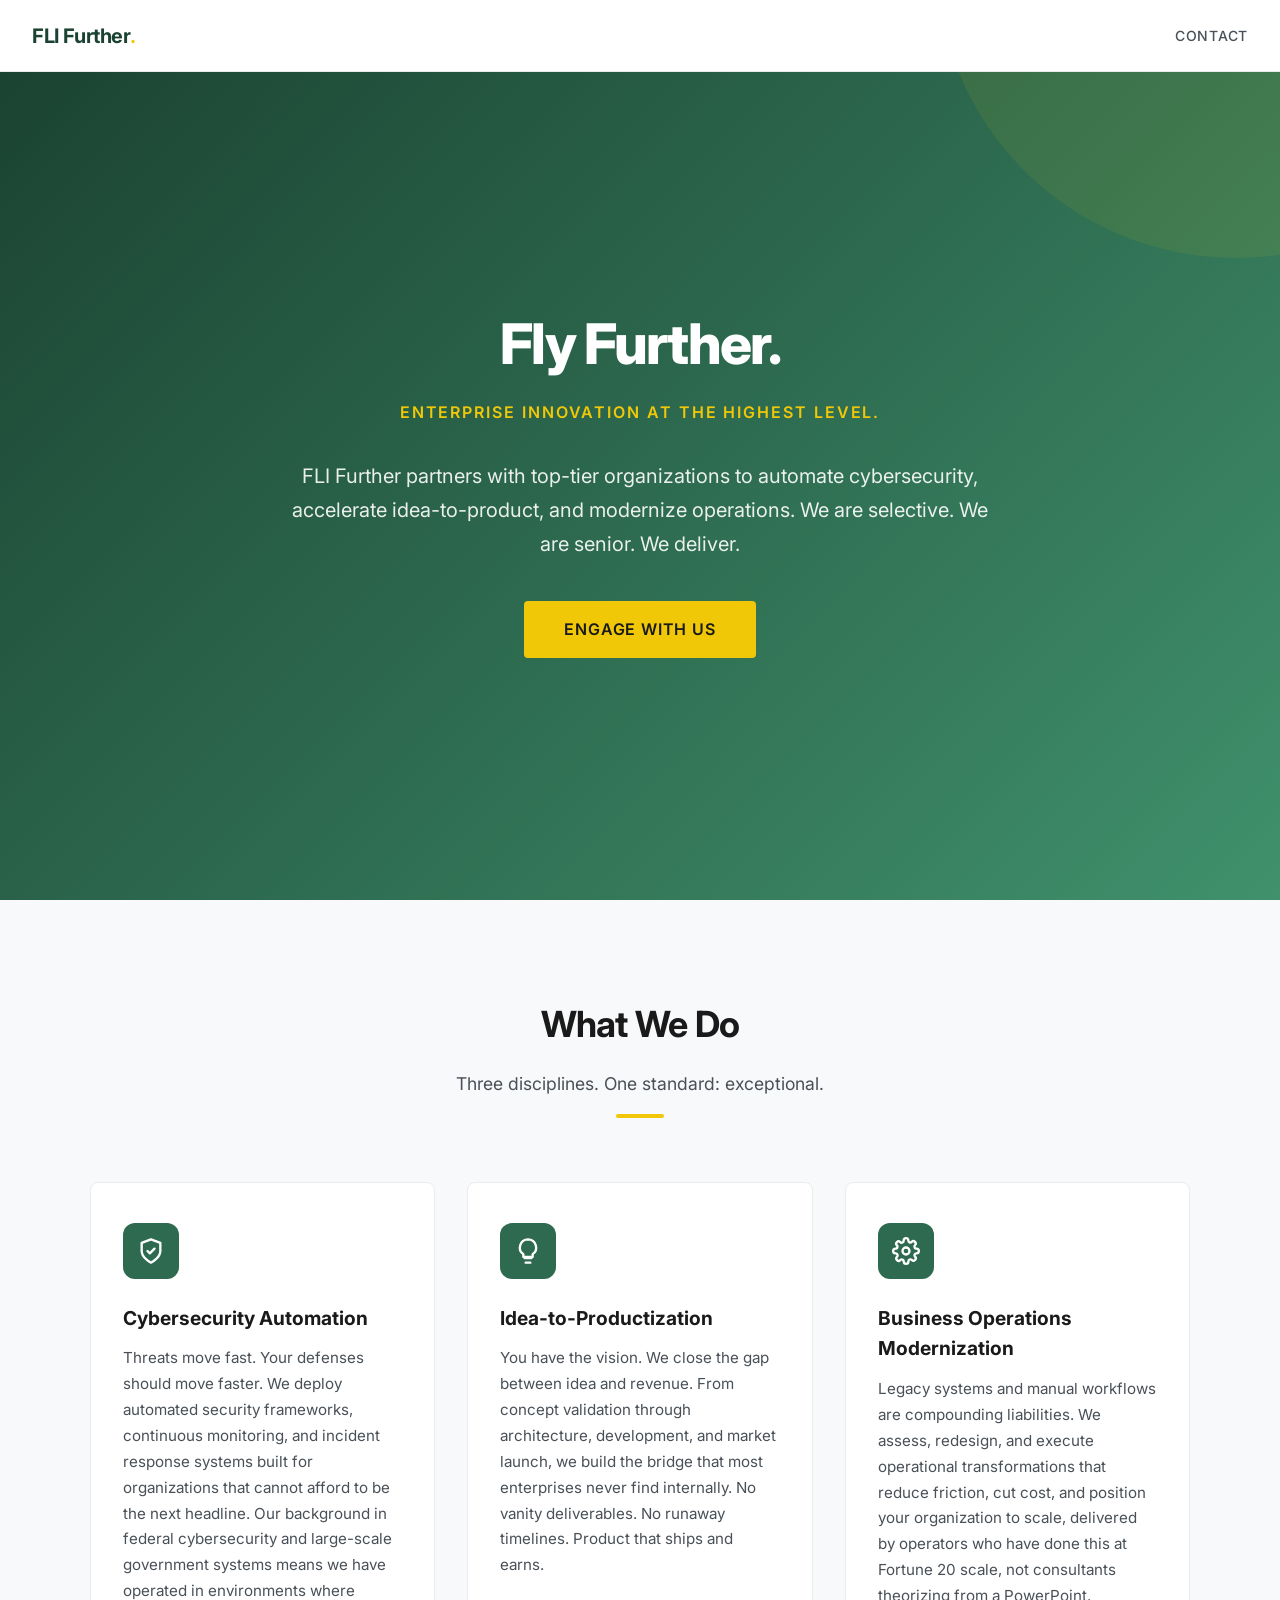
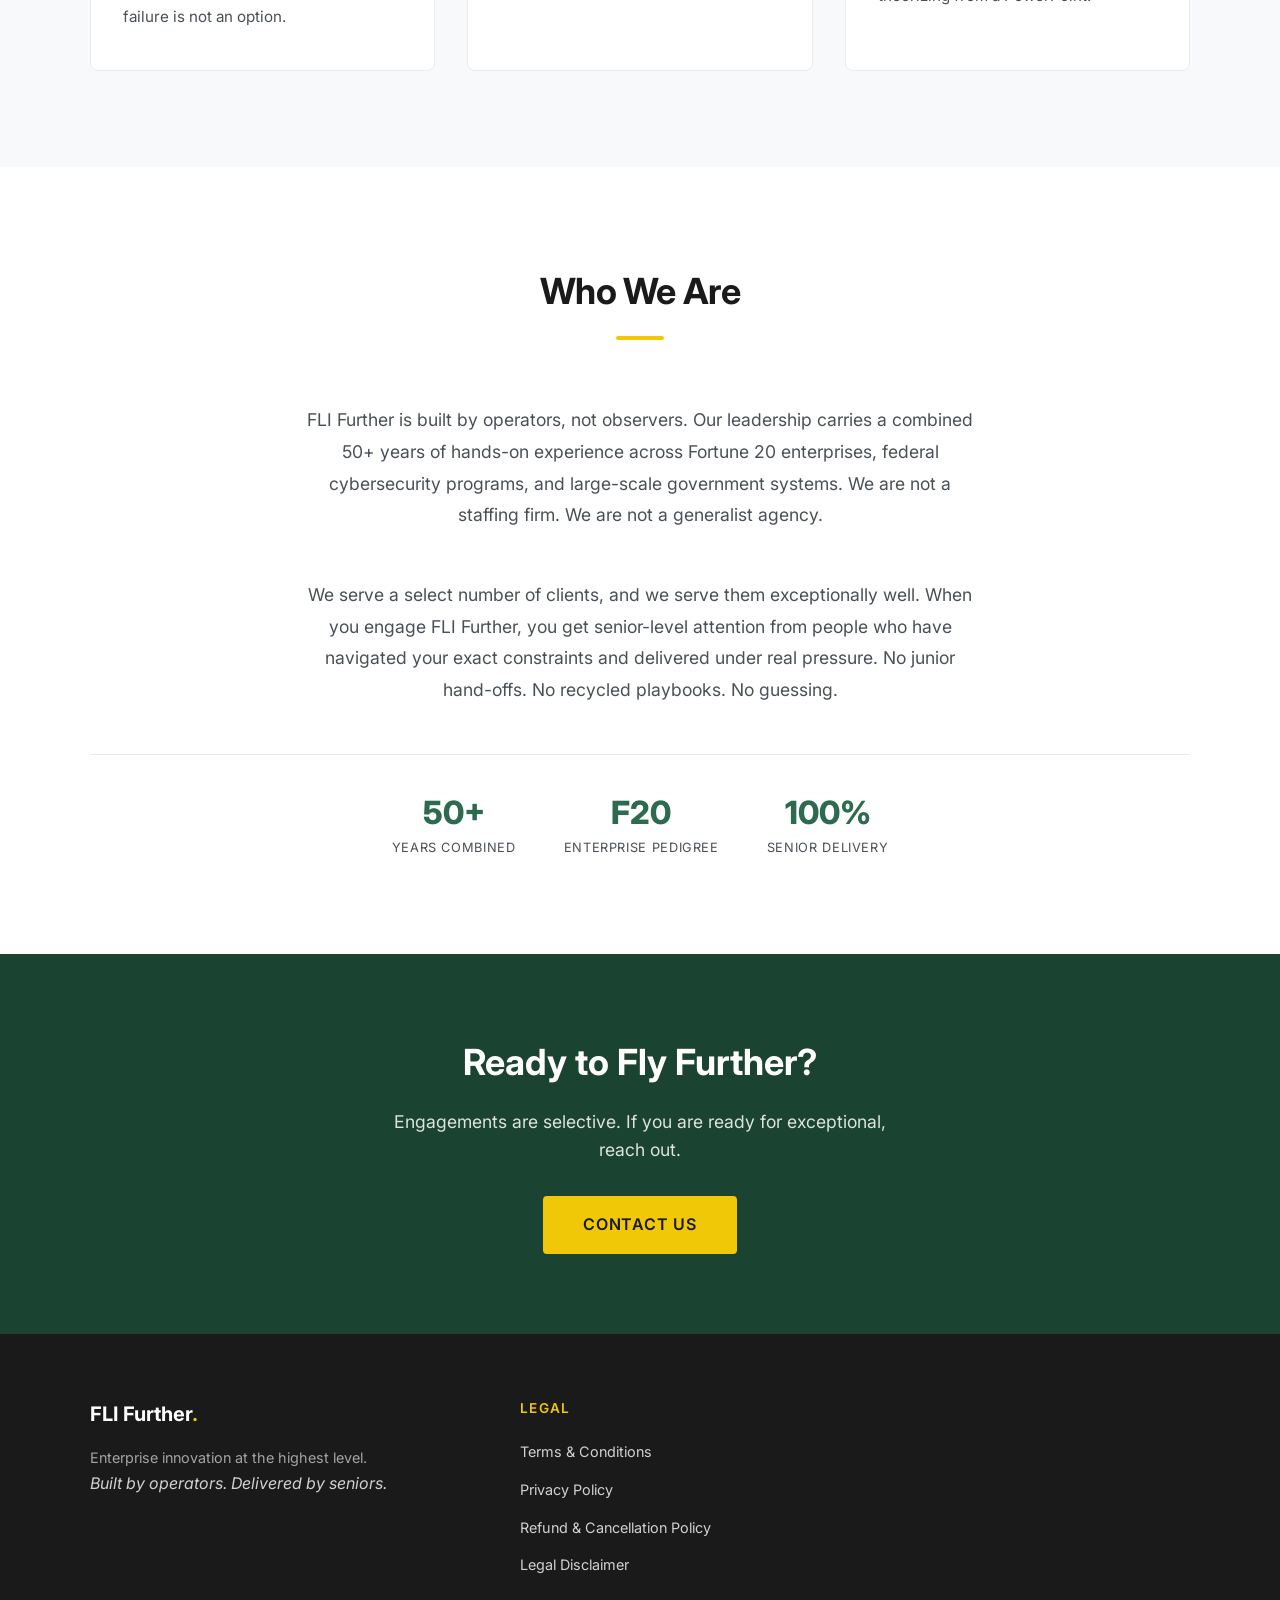
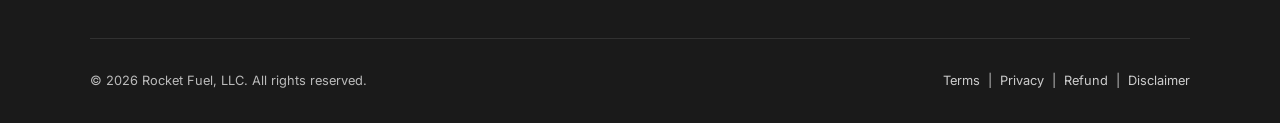
<file: index.html>
<!DOCTYPE html>
<html lang="en">
<head>
  <meta charset="UTF-8">
  <meta name="viewport" content="width=device-width, initial-scale=1.0">
  <title>FLI Further — Enterprise Innovation at the Highest Level</title>
  <meta name="description" content="FLI Further partners with top-tier enterprises to automate cybersecurity, accelerate idea-to-productization, and modernize operations at scale.">
  <link rel="stylesheet" href="css/style.css">
  <link rel="preconnect" href="https://fonts.googleapis.com">
  <link rel="preconnect" href="https://fonts.gstatic.com" crossorigin>
  <link href="https://fonts.googleapis.com/css2?family=Inter:wght@400;500;600;700;800&display=swap" rel="stylesheet">
</head>
<body>

  <a class="skip-link" href="#main-content">Skip to main content</a>

  <nav class="nav">
    <a href="index.html" class="nav-logo">FLI Further<span>.</span></a>
    <ul class="nav-links">
      <li><a href="#contact">Contact</a></li>
    </ul>
  </nav>

  <main class="page-main" id="main-content">
  <section class="hero" id="hero">
    <div class="hero-content">
      <h1>Fly Further.</h1>
      <p class="tagline">Enterprise innovation at the highest level.</p>
      <p>FLI Further partners with top-tier organizations to automate cybersecurity, accelerate idea-to-product, and modernize operations. We are selective. We are senior. We deliver.</p>
      <a href="#contact" class="btn btn-primary">Engage With Us</a>
    </div>
  </section>

  <section class="section section-alt" id="services">
    <div class="container">
      <div class="section-header">
        <h2>What We Do</h2>
        <p>Three disciplines. One standard: exceptional.</p>
        <div class="bar"></div>
      </div>
      <div class="services-grid">
        <div class="service-card">
          <div class="service-icon">
            <svg width="28" height="28" viewBox="0 0 24 24" fill="none" stroke="white" stroke-width="2" stroke-linecap="round" stroke-linejoin="round" aria-hidden="true" focusable="false"><path d="M12 22s8-4 8-10V5l-8-3-8 3v7c0 6 8 10 8 10z"/><path d="M9 12l2 2 4-4"/></svg>
          </div>
          <h3>Cybersecurity Automation</h3>
          <p>Threats move fast. Your defenses should move faster. We deploy automated security frameworks, continuous monitoring, and incident response systems built for organizations that cannot afford to be the next headline. Our background in federal cybersecurity and large-scale government systems means we have operated in environments where failure is not an option.</p>
        </div>
        <div class="service-card">
          <div class="service-icon">
            <svg width="28" height="28" viewBox="0 0 24 24" fill="none" stroke="white" stroke-width="2" stroke-linecap="round" stroke-linejoin="round" aria-hidden="true" focusable="false"><path d="M9 18h6"/><path d="M10 22h4"/><path d="M12 2a7 7 0 0 0-4 12.7V17h8v-2.3A7 7 0 0 0 12 2z"/></svg>
          </div>
          <h3>Idea-to-Productization</h3>
          <p>You have the vision. We close the gap between idea and revenue. From concept validation through architecture, development, and market launch, we build the bridge that most enterprises never find internally. No vanity deliverables. No runaway timelines. Product that ships and earns.</p>
        </div>
        <div class="service-card">
          <div class="service-icon">
            <svg width="28" height="28" viewBox="0 0 24 24" fill="none" stroke="white" stroke-width="2" stroke-linecap="round" stroke-linejoin="round" aria-hidden="true" focusable="false"><circle cx="12" cy="12" r="3"/><path d="M19.4 15a1.65 1.65 0 0 0 .33 1.82l.06.06a2 2 0 0 1-2.83 2.83l-.06-.06a1.65 1.65 0 0 0-1.82-.33 1.65 1.65 0 0 0-1 1.51V21a2 2 0 0 1-4 0v-.09A1.65 1.65 0 0 0 9 19.4a1.65 1.65 0 0 0-1.82.33l-.06.06a2 2 0 0 1-2.83-2.83l.06-.06A1.65 1.65 0 0 0 4.68 15a1.65 1.65 0 0 0-1.51-1H3a2 2 0 0 1 0-4h.09A1.65 1.65 0 0 0 4.6 9a1.65 1.65 0 0 0-.33-1.82l-.06-.06a2 2 0 0 1 2.83-2.83l.06.06A1.65 1.65 0 0 0 9 4.68a1.65 1.65 0 0 0 1-1.51V3a2 2 0 0 1 4 0v.09a1.65 1.65 0 0 0 1 1.51 1.65 1.65 0 0 0 1.82-.33l.06-.06a2 2 0 0 1 2.83 2.83l-.06.06A1.65 1.65 0 0 0 19.4 9a1.65 1.65 0 0 0 1.51 1H21a2 2 0 0 1 0 4h-.09a1.65 1.65 0 0 0-1.51 1z"/></svg>
          </div>
          <h3>Business Operations Modernization</h3>
          <p>Legacy systems and manual workflows are compounding liabilities. We assess, redesign, and execute operational transformations that reduce friction, cut cost, and position your organization to scale, delivered by operators who have done this at Fortune 20 scale, not consultants theorizing from a PowerPoint.</p>
        </div>
      </div>
    </div>
  </section>

  <section class="section" id="about">
    <div class="container">
      <div class="section-header">
        <h2>Who We Are</h2>
        <div class="bar"></div>
      </div>
      <p class="intro-para">FLI Further is built by operators, not observers. Our leadership carries a combined 50+ years of hands-on experience across Fortune 20 enterprises, federal cybersecurity programs, and large-scale government systems. We are not a staffing firm. We are not a generalist agency.</p>
      <p class="intro-para">We serve a select number of clients, and we serve them exceptionally well. When you engage FLI Further, you get senior-level attention from people who have navigated your exact constraints and delivered under real pressure. No junior hand-offs. No recycled playbooks. No guessing.</p>
      <div class="stats-bar">
        <div class="stat">
          <div class="stat-number">50+</div>
          <div class="stat-label">Years Combined</div>
        </div>
        <div class="stat">
          <div class="stat-number">F20</div>
          <div class="stat-label">Enterprise Pedigree</div>
        </div>
        <div class="stat">
          <div class="stat-number">100%</div>
          <div class="stat-label">Senior Delivery</div>
        </div>
      </div>
    </div>
  </section>

  <section class="cta-banner" id="contact">
    <h2>Ready to Fly Further?</h2>
    <p>Engagements are selective. If you are ready for exceptional, reach out.</p>
    <a href="mailto:contact@flifurther.com" class="btn btn-primary">Contact Us</a>
  </section>
  </main>

  <footer class="footer">
    <div class="footer-grid container">
      <div class="footer-brand">
        <h3>FLI Further<span>.</span></h3>
        <p>Enterprise innovation at the highest level.</p>
        <p class="tagline-footer">Built by operators. Delivered by seniors.</p>
      </div>
      <div>
        <h4>Legal</h4>
        <ul class="footer-links">
          <li><a href="terms.html">Terms &amp; Conditions</a></li>
          <li><a href="privacy.html">Privacy Policy</a></li>
          <li><a href="refund.html">Refund &amp; Cancellation Policy</a></li>
          <li><a href="legal.html">Legal Disclaimer</a></li>
        </ul>
      </div>
    </div>
    <div class="footer-bottom">
      <span>&copy; 2026 Rocket Fuel, LLC. All rights reserved.</span>
      <span>
        <a href="terms.html">Terms</a> &nbsp;|&nbsp;
        <a href="privacy.html">Privacy</a> &nbsp;|&nbsp;
        <a href="refund.html">Refund</a> &nbsp;|&nbsp;
        <a href="legal.html">Disclaimer</a>
      </span>
    </div>
  </footer>

</body>
</html>
</file>
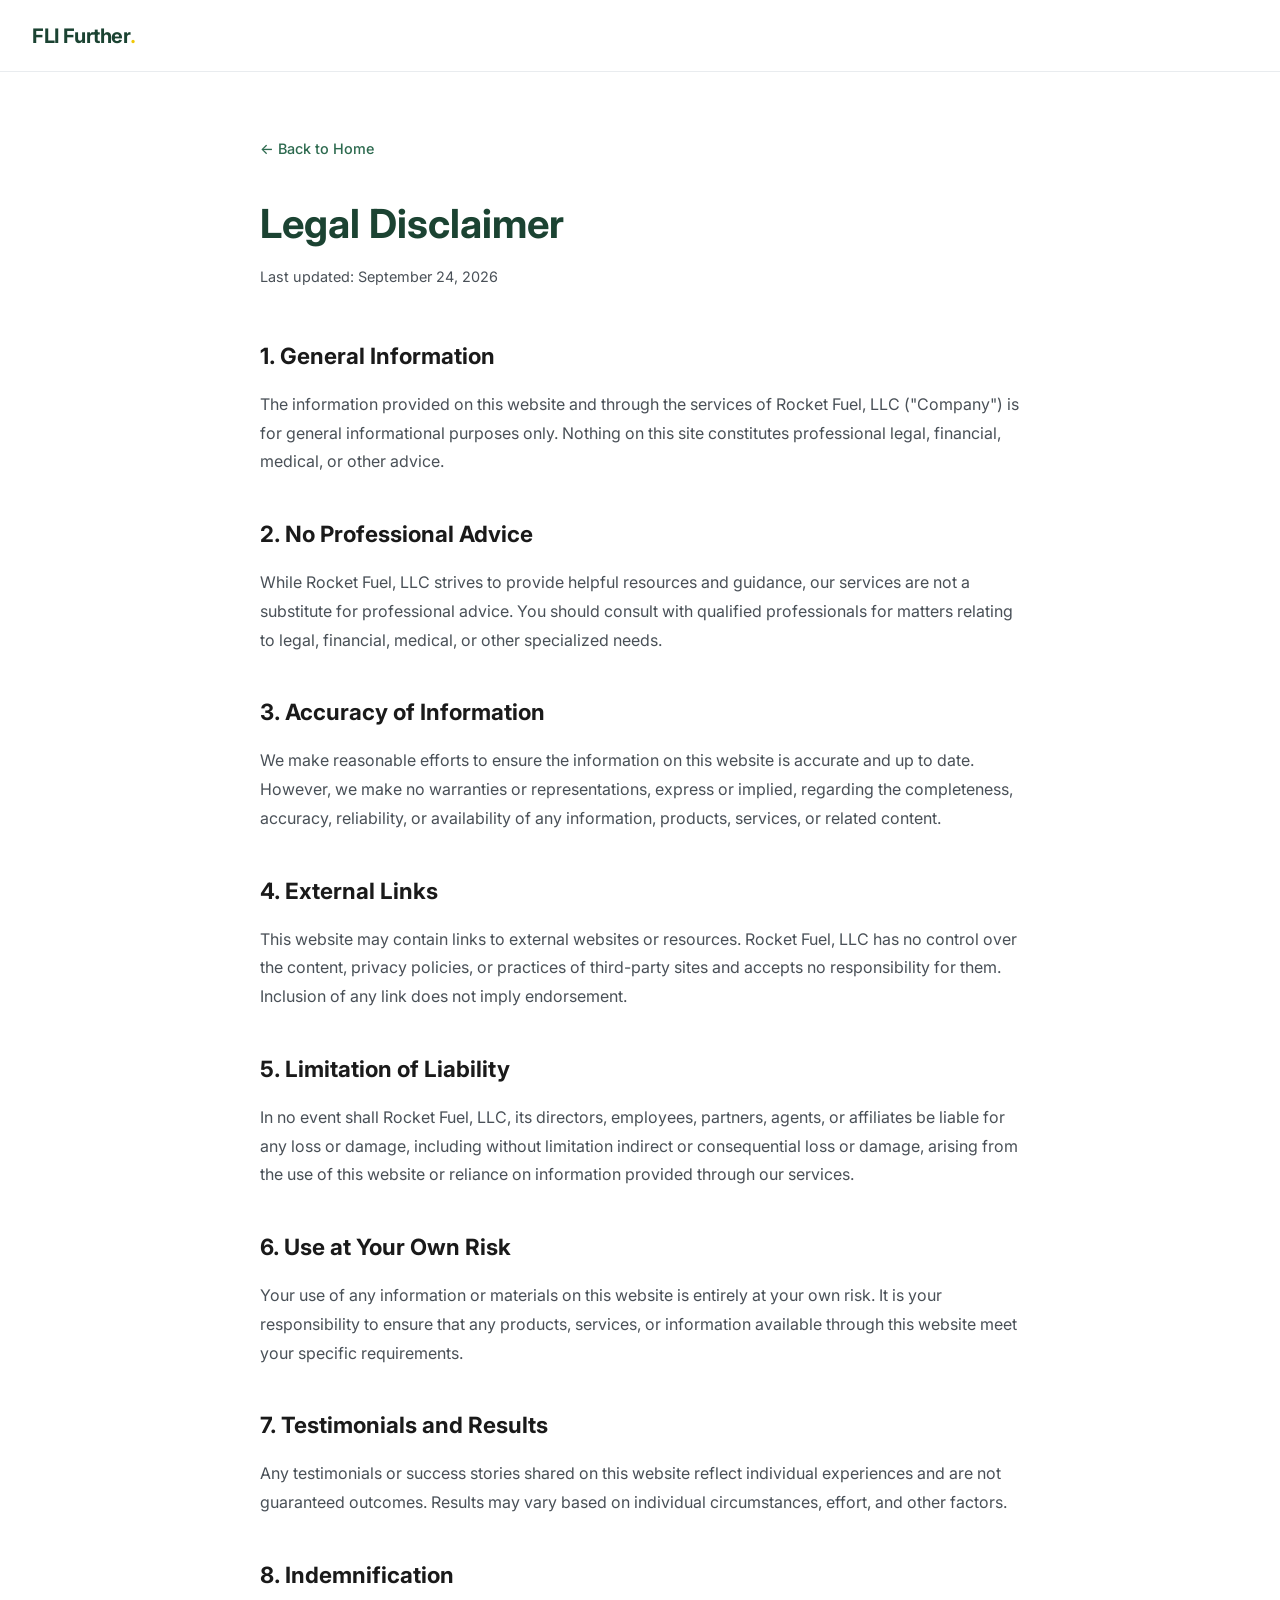
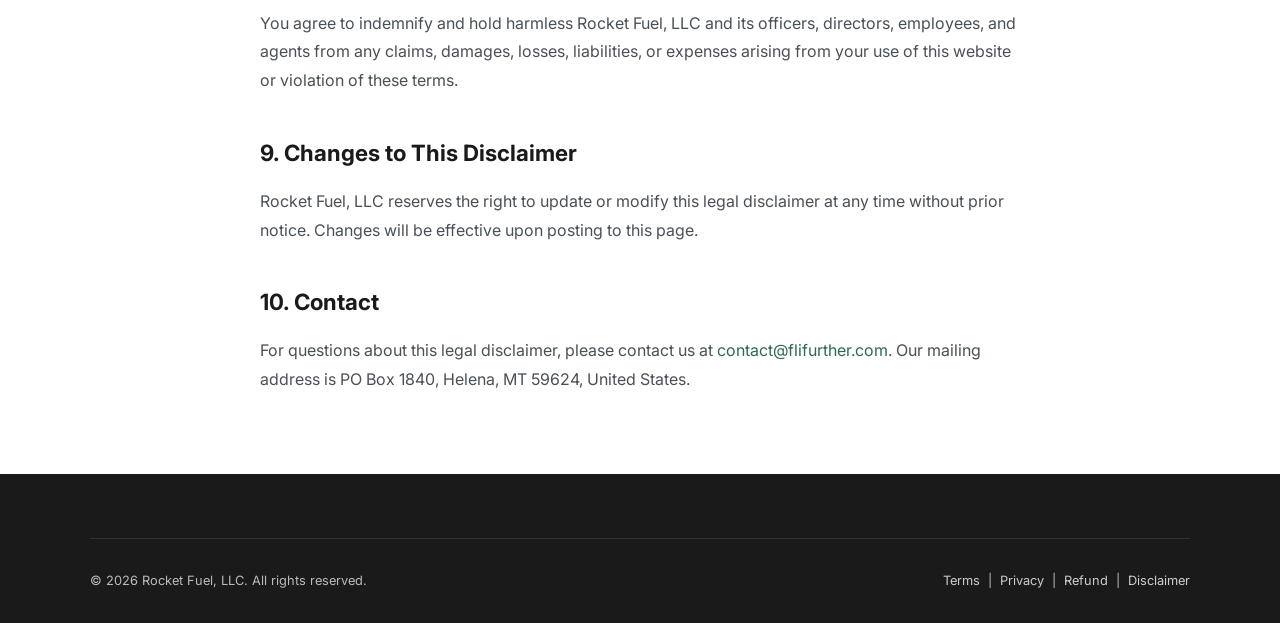
<file: legal.html>
<!DOCTYPE html>
<html lang="en">
<head>
  <meta charset="UTF-8">
  <meta name="viewport" content="width=device-width, initial-scale=1.0">
  <title>Legal Disclaimer — Rocket Fuel, LLC</title>
  <link rel="stylesheet" href="css/style.css">
  <link rel="preconnect" href="https://fonts.googleapis.com">
  <link rel="preconnect" href="https://fonts.gstatic.com" crossorigin>
  <link href="https://fonts.googleapis.com/css2?family=Inter:wght@400;500;600;700;800&display=swap" rel="stylesheet">
</head>
<body>

  <a class="skip-link" href="#main-content">Skip to main content</a>

  <nav class="nav">
    <a href="index.html" class="nav-logo">FLI Further<span>.</span></a>
  </nav>

  <main class="policy-page" id="main-content">
    <div class="policy-content">
      <a href="index.html" class="back-link">&larr; Back to Home</a>
      <h1>Legal Disclaimer</h1>
      <p class="last-updated">Last updated: September 24, 2026</p>

      <h2>1. General Information</h2>
      <p>The information provided on this website and through the services of Rocket Fuel, LLC ("Company") is for general informational purposes only. Nothing on this site constitutes professional legal, financial, medical, or other advice.</p>

      <h2>2. No Professional Advice</h2>
      <p>While Rocket Fuel, LLC strives to provide helpful resources and guidance, our services are not a substitute for professional advice. You should consult with qualified professionals for matters relating to legal, financial, medical, or other specialized needs.</p>

      <h2>3. Accuracy of Information</h2>
      <p>We make reasonable efforts to ensure the information on this website is accurate and up to date. However, we make no warranties or representations, express or implied, regarding the completeness, accuracy, reliability, or availability of any information, products, services, or related content.</p>

      <h2>4. External Links</h2>
      <p>This website may contain links to external websites or resources. Rocket Fuel, LLC has no control over the content, privacy policies, or practices of third-party sites and accepts no responsibility for them. Inclusion of any link does not imply endorsement.</p>

      <h2>5. Limitation of Liability</h2>
      <p>In no event shall Rocket Fuel, LLC, its directors, employees, partners, agents, or affiliates be liable for any loss or damage, including without limitation indirect or consequential loss or damage, arising from the use of this website or reliance on information provided through our services.</p>

      <h2>6. Use at Your Own Risk</h2>
      <p>Your use of any information or materials on this website is entirely at your own risk. It is your responsibility to ensure that any products, services, or information available through this website meet your specific requirements.</p>

      <h2>7. Testimonials and Results</h2>
      <p>Any testimonials or success stories shared on this website reflect individual experiences and are not guaranteed outcomes. Results may vary based on individual circumstances, effort, and other factors.</p>

      <h2>8. Indemnification</h2>
      <p>You agree to indemnify and hold harmless Rocket Fuel, LLC and its officers, directors, employees, and agents from any claims, damages, losses, liabilities, or expenses arising from your use of this website or violation of these terms.</p>

      <h2>9. Changes to This Disclaimer</h2>
      <p>Rocket Fuel, LLC reserves the right to update or modify this legal disclaimer at any time without prior notice. Changes will be effective upon posting to this page.</p>

      <h2>10. Contact</h2>
      <p>For questions about this legal disclaimer, please contact us at <a href="mailto:contact@flifurther.com" style="color: var(--green);">contact@flifurther.com</a>. Our mailing address is PO Box 1840, Helena, MT 59624, United States.</p>
    </div>
  </main>

  <footer class="footer">
    <div class="footer-bottom">
      <span>&copy; 2026 Rocket Fuel, LLC. All rights reserved.</span>
      <span>
        <a href="terms.html">Terms</a> &nbsp;|&nbsp;
        <a href="privacy.html">Privacy</a> &nbsp;|&nbsp;
        <a href="refund.html">Refund</a> &nbsp;|&nbsp;
        <a href="legal.html">Disclaimer</a>
      </span>
    </div>
  </footer>

</body>
</html>
</file>
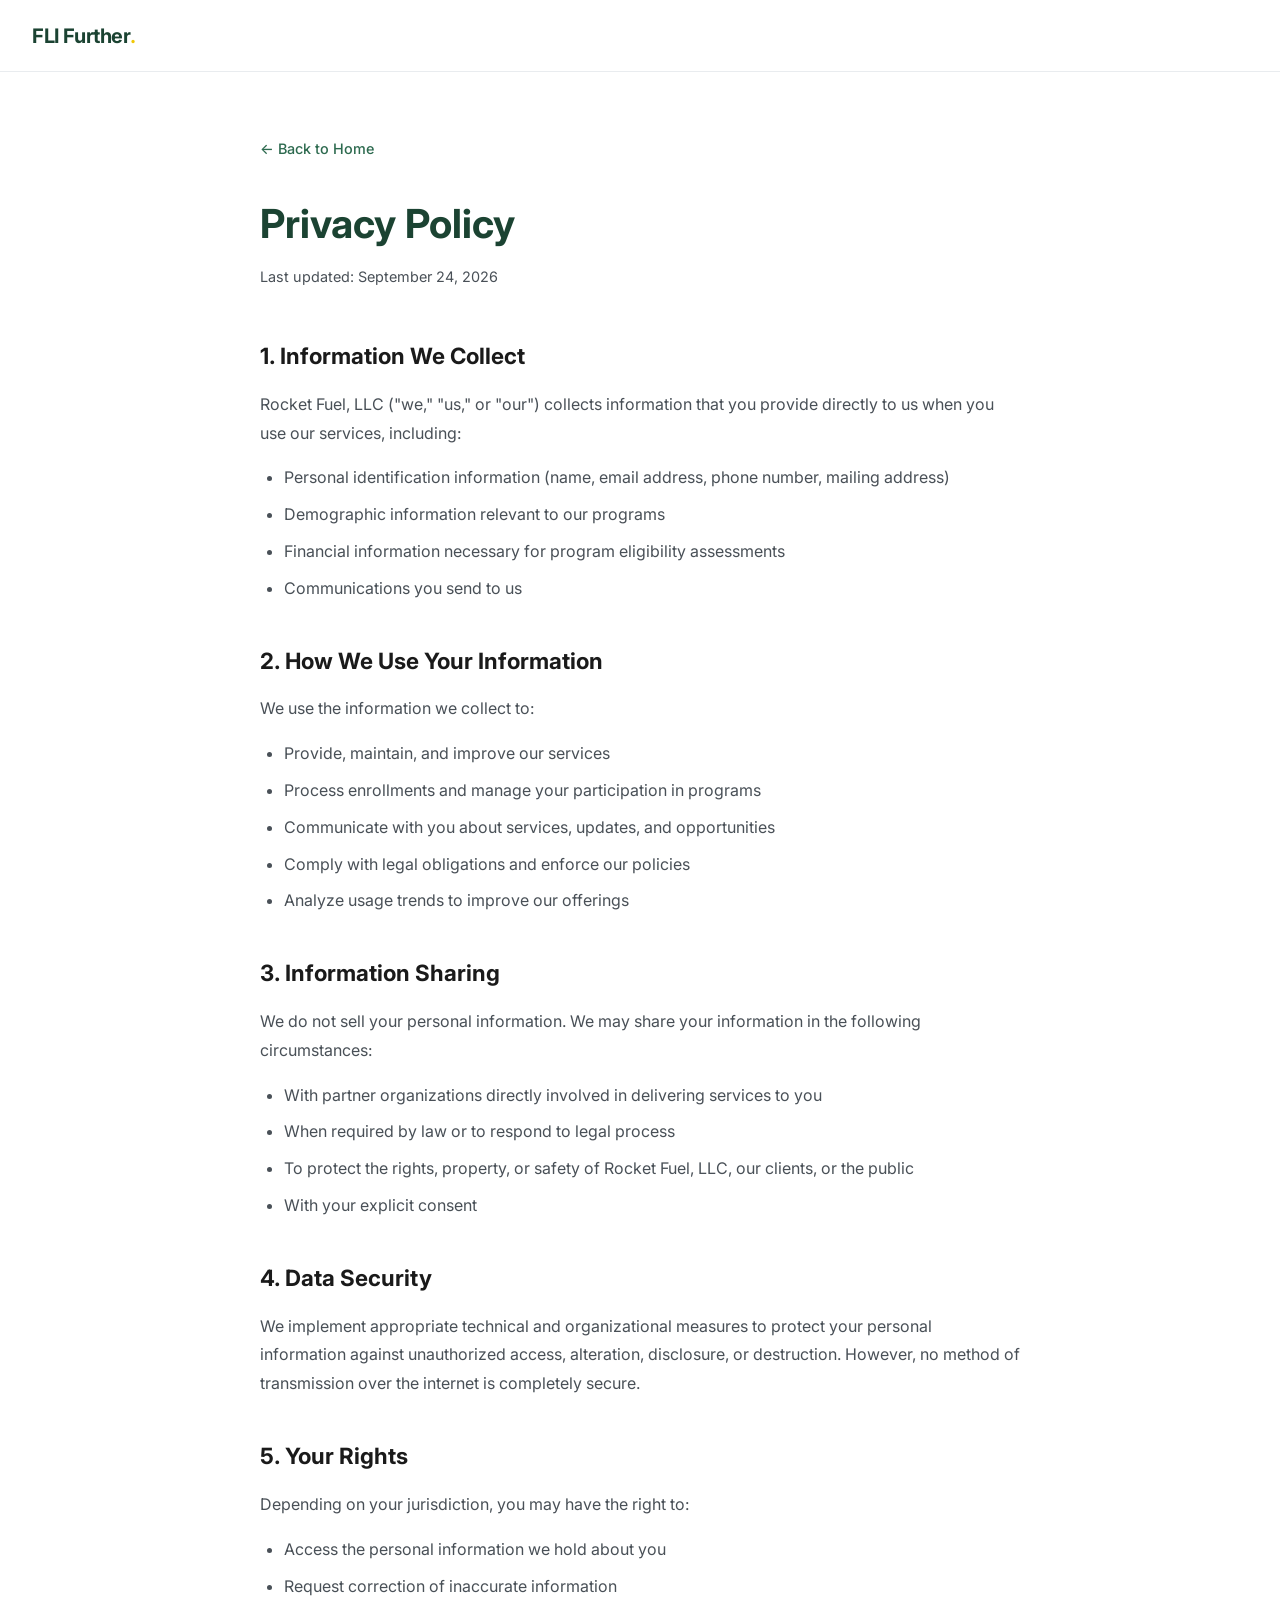
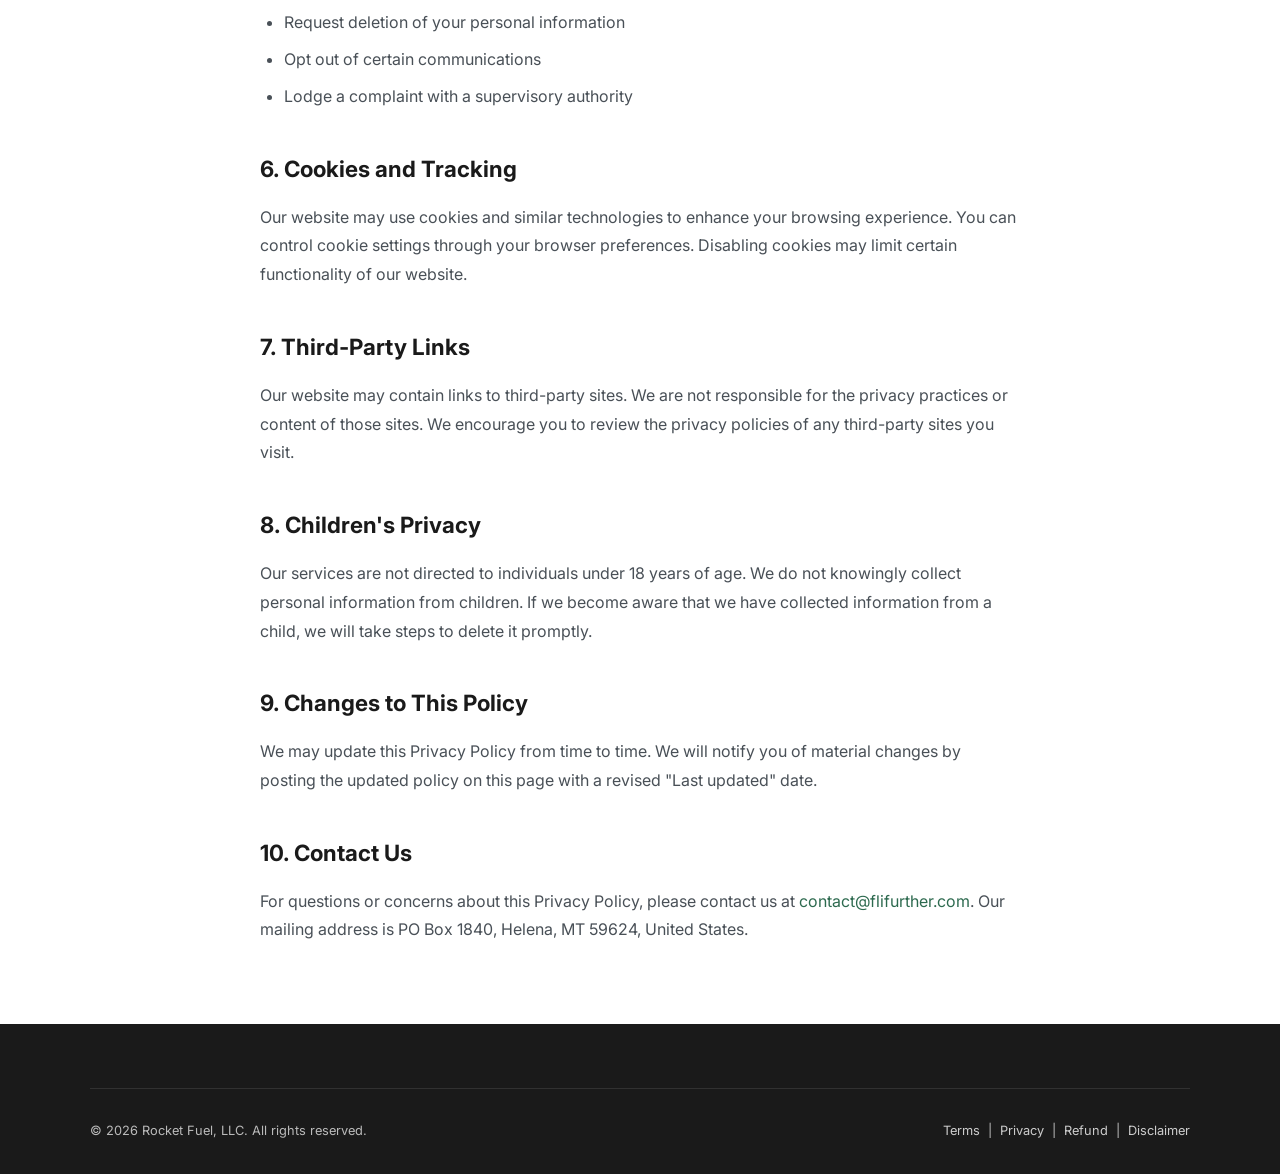
<file: privacy.html>
<!DOCTYPE html>
<html lang="en">
<head>
  <meta charset="UTF-8">
  <meta name="viewport" content="width=device-width, initial-scale=1.0">
  <title>Privacy Policy — Rocket Fuel, LLC</title>
  <link rel="stylesheet" href="css/style.css">
  <link rel="preconnect" href="https://fonts.googleapis.com">
  <link rel="preconnect" href="https://fonts.gstatic.com" crossorigin>
  <link href="https://fonts.googleapis.com/css2?family=Inter:wght@400;500;600;700;800&display=swap" rel="stylesheet">
</head>
<body>

  <a class="skip-link" href="#main-content">Skip to main content</a>

  <nav class="nav">
    <a href="index.html" class="nav-logo">FLI Further<span>.</span></a>
  </nav>

  <main class="policy-page" id="main-content">
    <div class="policy-content">
      <a href="index.html" class="back-link">&larr; Back to Home</a>
      <h1>Privacy Policy</h1>
      <p class="last-updated">Last updated: September 24, 2026</p>

      <h2>1. Information We Collect</h2>
      <p>Rocket Fuel, LLC ("we," "us," or "our") collects information that you provide directly to us when you use our services, including:</p>
      <ul>
        <li>Personal identification information (name, email address, phone number, mailing address)</li>
        <li>Demographic information relevant to our programs</li>
        <li>Financial information necessary for program eligibility assessments</li>
        <li>Communications you send to us</li>
      </ul>

      <h2>2. How We Use Your Information</h2>
      <p>We use the information we collect to:</p>
      <ul>
        <li>Provide, maintain, and improve our services</li>
        <li>Process enrollments and manage your participation in programs</li>
        <li>Communicate with you about services, updates, and opportunities</li>
        <li>Comply with legal obligations and enforce our policies</li>
        <li>Analyze usage trends to improve our offerings</li>
      </ul>

      <h2>3. Information Sharing</h2>
      <p>We do not sell your personal information. We may share your information in the following circumstances:</p>
      <ul>
        <li>With partner organizations directly involved in delivering services to you</li>
        <li>When required by law or to respond to legal process</li>
        <li>To protect the rights, property, or safety of Rocket Fuel, LLC, our clients, or the public</li>
        <li>With your explicit consent</li>
      </ul>

      <h2>4. Data Security</h2>
      <p>We implement appropriate technical and organizational measures to protect your personal information against unauthorized access, alteration, disclosure, or destruction. However, no method of transmission over the internet is completely secure.</p>

      <h2>5. Your Rights</h2>
      <p>Depending on your jurisdiction, you may have the right to:</p>
      <ul>
        <li>Access the personal information we hold about you</li>
        <li>Request correction of inaccurate information</li>
        <li>Request deletion of your personal information</li>
        <li>Opt out of certain communications</li>
        <li>Lodge a complaint with a supervisory authority</li>
      </ul>

      <h2>6. Cookies and Tracking</h2>
      <p>Our website may use cookies and similar technologies to enhance your browsing experience. You can control cookie settings through your browser preferences. Disabling cookies may limit certain functionality of our website.</p>

      <h2>7. Third-Party Links</h2>
      <p>Our website may contain links to third-party sites. We are not responsible for the privacy practices or content of those sites. We encourage you to review the privacy policies of any third-party sites you visit.</p>

      <h2>8. Children's Privacy</h2>
      <p>Our services are not directed to individuals under 18 years of age. We do not knowingly collect personal information from children. If we become aware that we have collected information from a child, we will take steps to delete it promptly.</p>

      <h2>9. Changes to This Policy</h2>
      <p>We may update this Privacy Policy from time to time. We will notify you of material changes by posting the updated policy on this page with a revised "Last updated" date.</p>

      <h2>10. Contact Us</h2>
      <p>For questions or concerns about this Privacy Policy, please contact us at <a href="mailto:contact@flifurther.com" style="color: var(--green);">contact@flifurther.com</a>. Our mailing address is PO Box 1840, Helena, MT 59624, United States.</p>
    </div>
  </main>

  <footer class="footer">
    <div class="footer-bottom">
      <span>&copy; 2026 Rocket Fuel, LLC. All rights reserved.</span>
      <span>
        <a href="terms.html">Terms</a> &nbsp;|&nbsp;
        <a href="privacy.html">Privacy</a> &nbsp;|&nbsp;
        <a href="refund.html">Refund</a> &nbsp;|&nbsp;
        <a href="legal.html">Disclaimer</a>
      </span>
    </div>
  </footer>

</body>
</html>
</file>
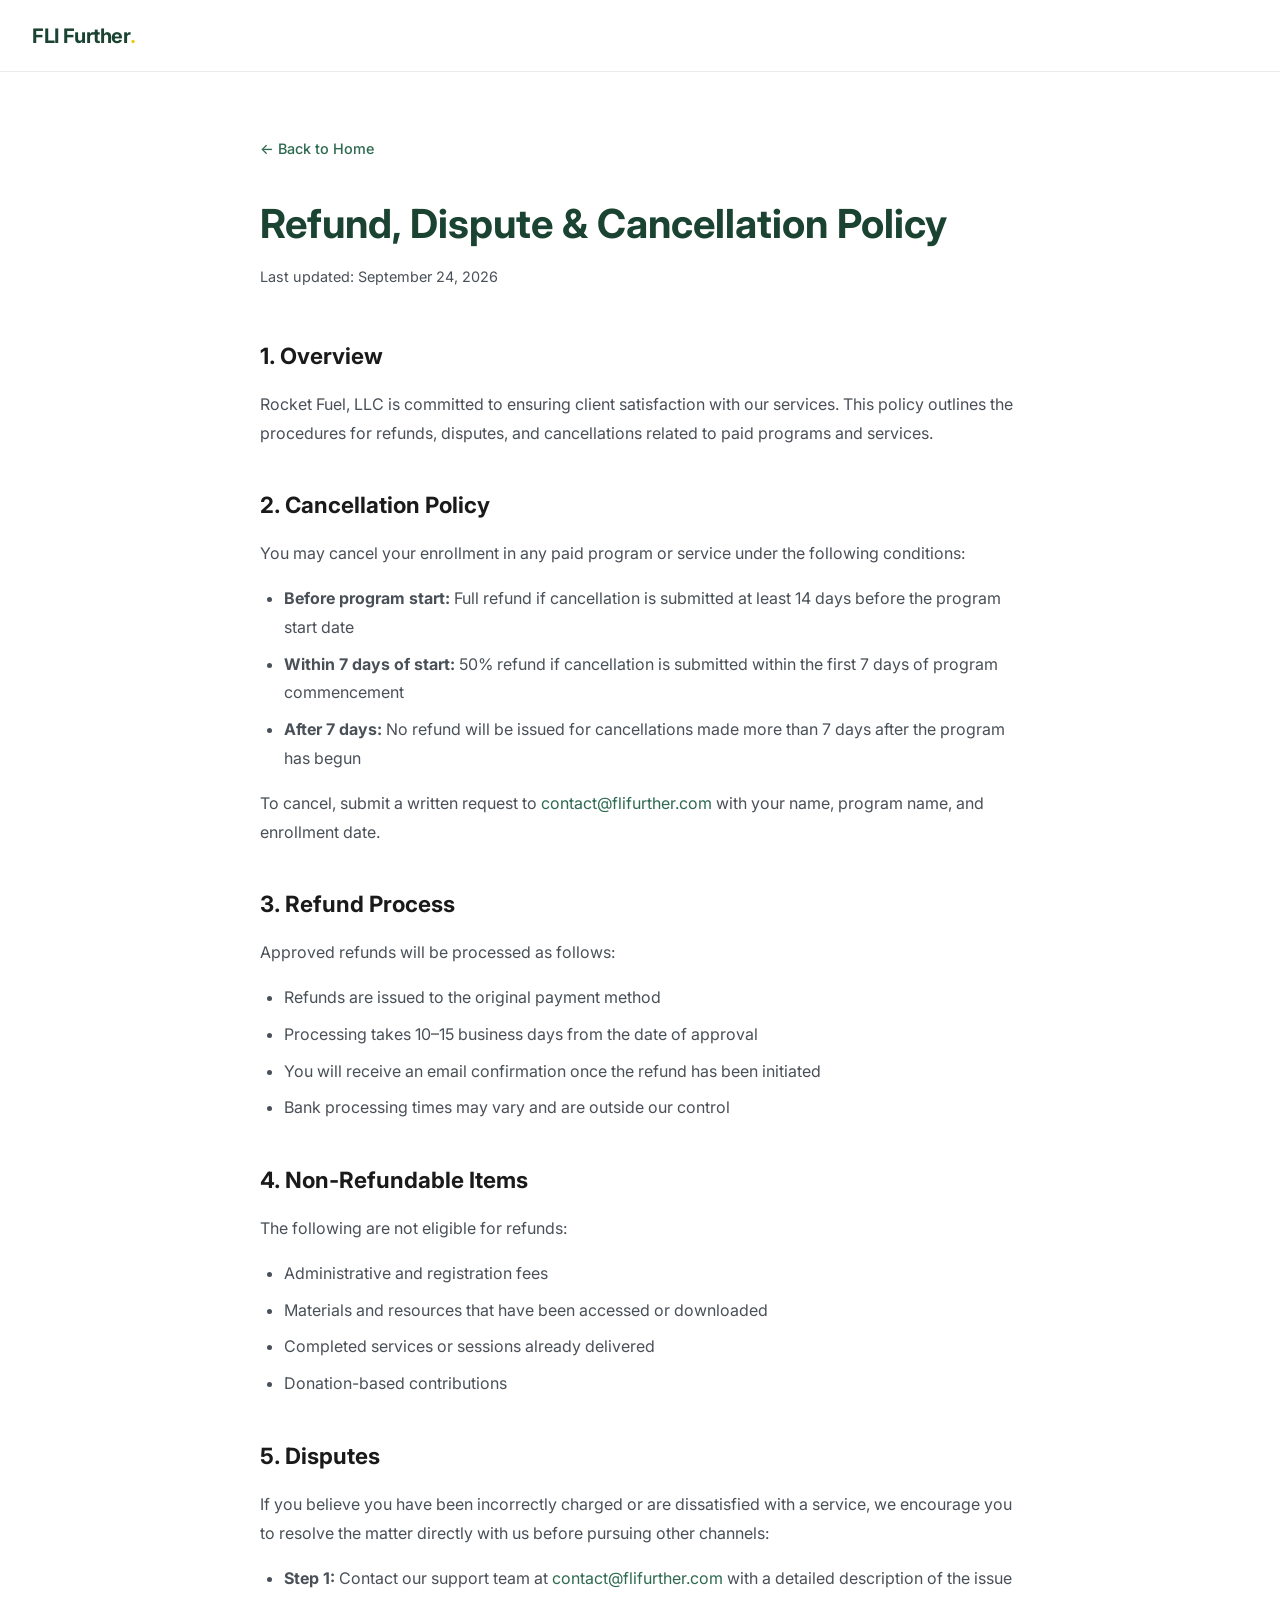
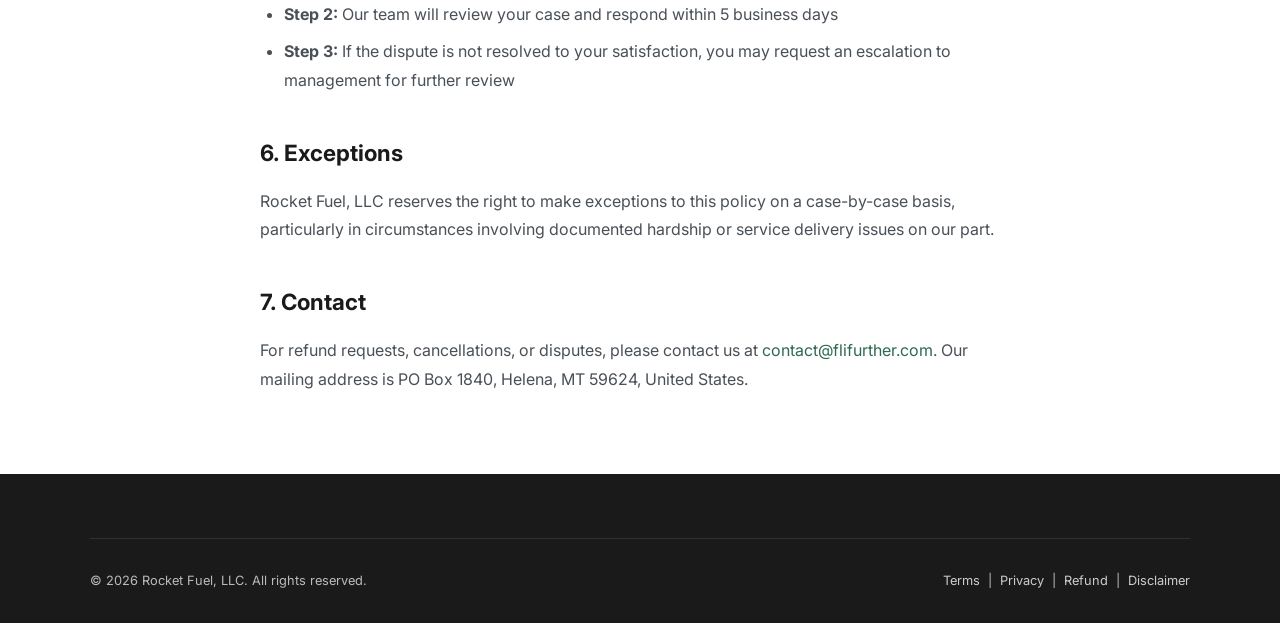
<file: refund.html>
<!DOCTYPE html>
<html lang="en">
<head>
  <meta charset="UTF-8">
  <meta name="viewport" content="width=device-width, initial-scale=1.0">
  <title>Refund, Dispute &amp; Cancellation Policy — Rocket Fuel, LLC</title>
  <link rel="stylesheet" href="css/style.css">
  <link rel="preconnect" href="https://fonts.googleapis.com">
  <link rel="preconnect" href="https://fonts.gstatic.com" crossorigin>
  <link href="https://fonts.googleapis.com/css2?family=Inter:wght@400;500;600;700;800&display=swap" rel="stylesheet">
</head>
<body>

  <a class="skip-link" href="#main-content">Skip to main content</a>

  <nav class="nav">
    <a href="index.html" class="nav-logo">FLI Further<span>.</span></a>
  </nav>

  <main class="policy-page" id="main-content">
    <div class="policy-content">
      <a href="index.html" class="back-link">&larr; Back to Home</a>
      <h1>Refund, Dispute &amp; Cancellation Policy</h1>
      <p class="last-updated">Last updated: September 24, 2026</p>

      <h2>1. Overview</h2>
      <p>Rocket Fuel, LLC is committed to ensuring client satisfaction with our services. This policy outlines the procedures for refunds, disputes, and cancellations related to paid programs and services.</p>

      <h2>2. Cancellation Policy</h2>
      <p>You may cancel your enrollment in any paid program or service under the following conditions:</p>
      <ul>
        <li><strong>Before program start:</strong> Full refund if cancellation is submitted at least 14 days before the program start date</li>
        <li><strong>Within 7 days of start:</strong> 50% refund if cancellation is submitted within the first 7 days of program commencement</li>
        <li><strong>After 7 days:</strong> No refund will be issued for cancellations made more than 7 days after the program has begun</li>
      </ul>
      <p>To cancel, submit a written request to <a href="mailto:contact@flifurther.com" style="color: var(--green);">contact@flifurther.com</a> with your name, program name, and enrollment date.</p>

      <h2>3. Refund Process</h2>
      <p>Approved refunds will be processed as follows:</p>
      <ul>
        <li>Refunds are issued to the original payment method</li>
        <li>Processing takes 10–15 business days from the date of approval</li>
        <li>You will receive an email confirmation once the refund has been initiated</li>
        <li>Bank processing times may vary and are outside our control</li>
      </ul>

      <h2>4. Non-Refundable Items</h2>
      <p>The following are not eligible for refunds:</p>
      <ul>
        <li>Administrative and registration fees</li>
        <li>Materials and resources that have been accessed or downloaded</li>
        <li>Completed services or sessions already delivered</li>
        <li>Donation-based contributions</li>
      </ul>

      <h2>5. Disputes</h2>
      <p>If you believe you have been incorrectly charged or are dissatisfied with a service, we encourage you to resolve the matter directly with us before pursuing other channels:</p>
      <ul>
        <li><strong>Step 1:</strong> Contact our support team at <a href="mailto:contact@flifurther.com" style="color: var(--green);">contact@flifurther.com</a> with a detailed description of the issue</li>
        <li><strong>Step 2:</strong> Our team will review your case and respond within 5 business days</li>
        <li><strong>Step 3:</strong> If the dispute is not resolved to your satisfaction, you may request an escalation to management for further review</li>
      </ul>

      <h2>6. Exceptions</h2>
      <p>Rocket Fuel, LLC reserves the right to make exceptions to this policy on a case-by-case basis, particularly in circumstances involving documented hardship or service delivery issues on our part.</p>

      <h2>7. Contact</h2>
      <p>For refund requests, cancellations, or disputes, please contact us at <a href="mailto:contact@flifurther.com" style="color: var(--green);">contact@flifurther.com</a>. Our mailing address is PO Box 1840, Helena, MT 59624, United States.</p>
    </div>
  </main>

  <footer class="footer">
    <div class="footer-bottom">
      <span>&copy; 2026 Rocket Fuel, LLC. All rights reserved.</span>
      <span>
        <a href="terms.html">Terms</a> &nbsp;|&nbsp;
        <a href="privacy.html">Privacy</a> &nbsp;|&nbsp;
        <a href="refund.html">Refund</a> &nbsp;|&nbsp;
        <a href="legal.html">Disclaimer</a>
      </span>
    </div>
  </footer>

</body>
</html>
</file>
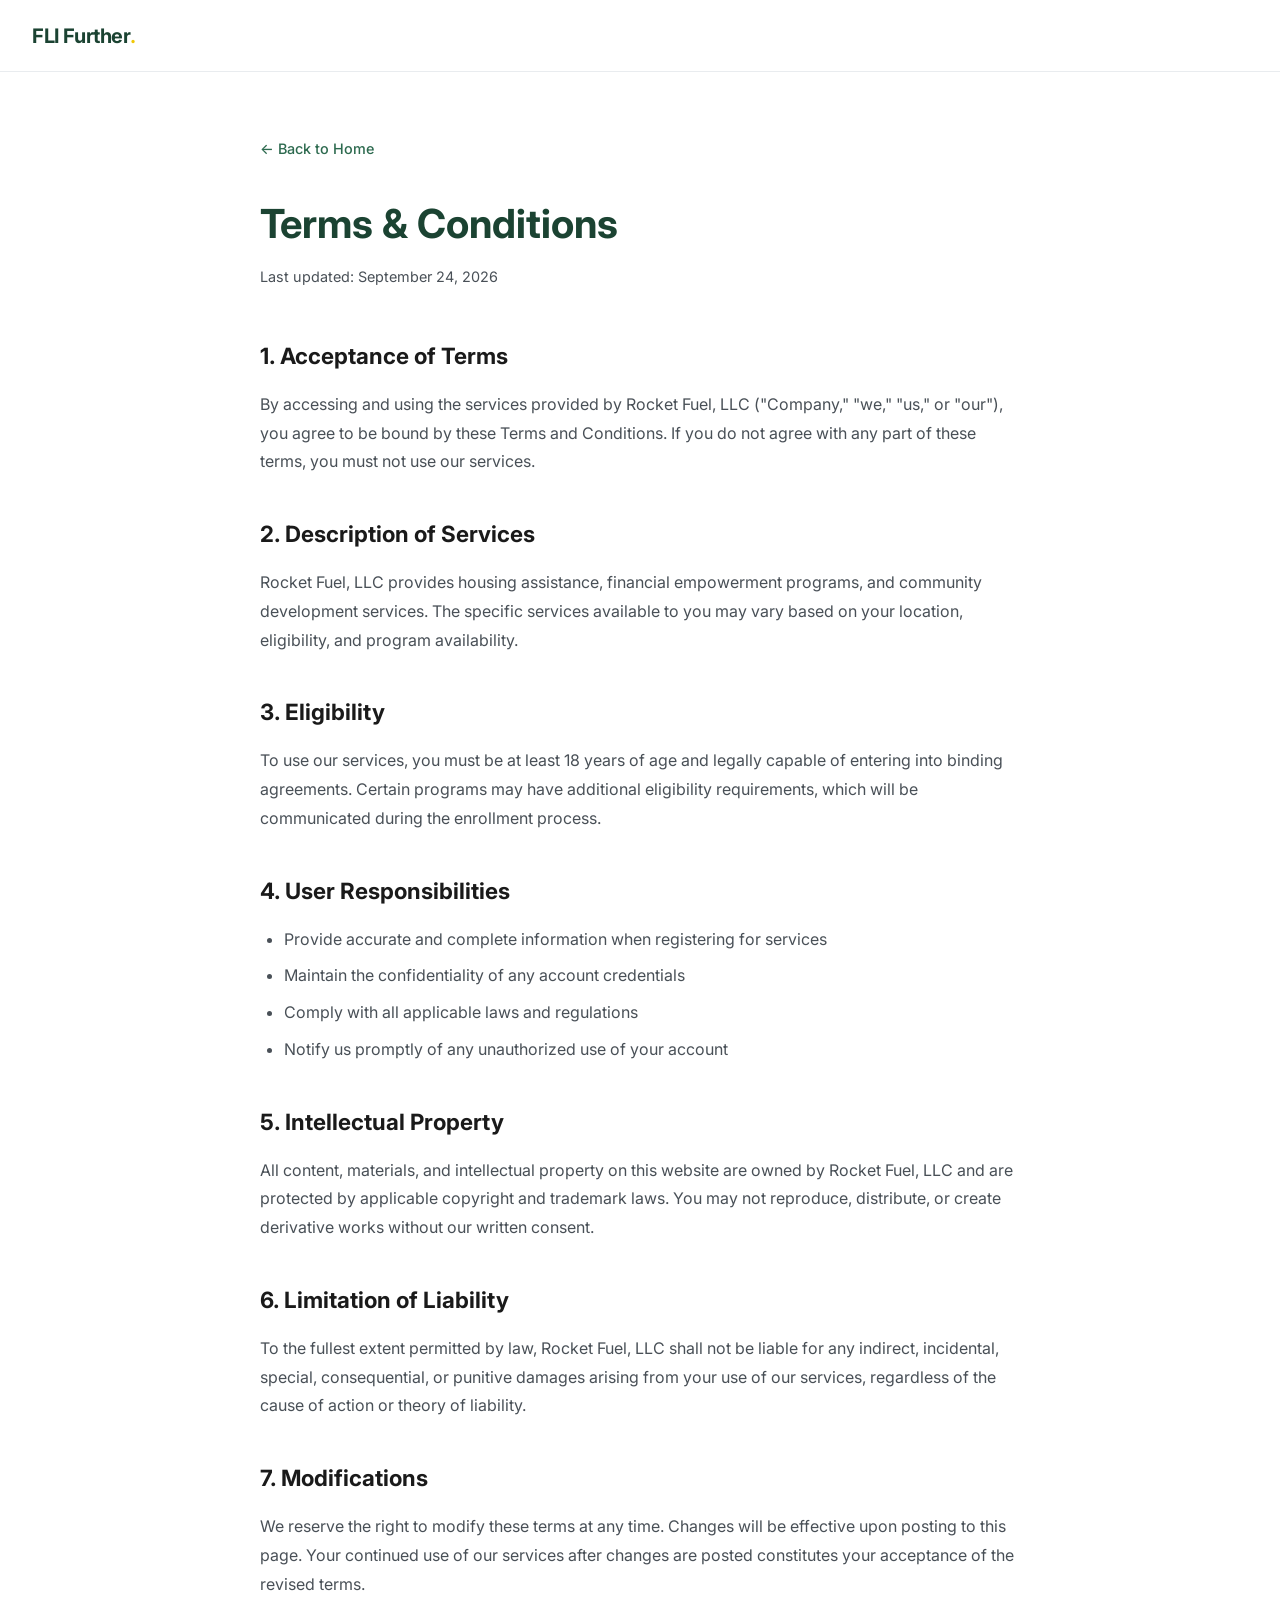
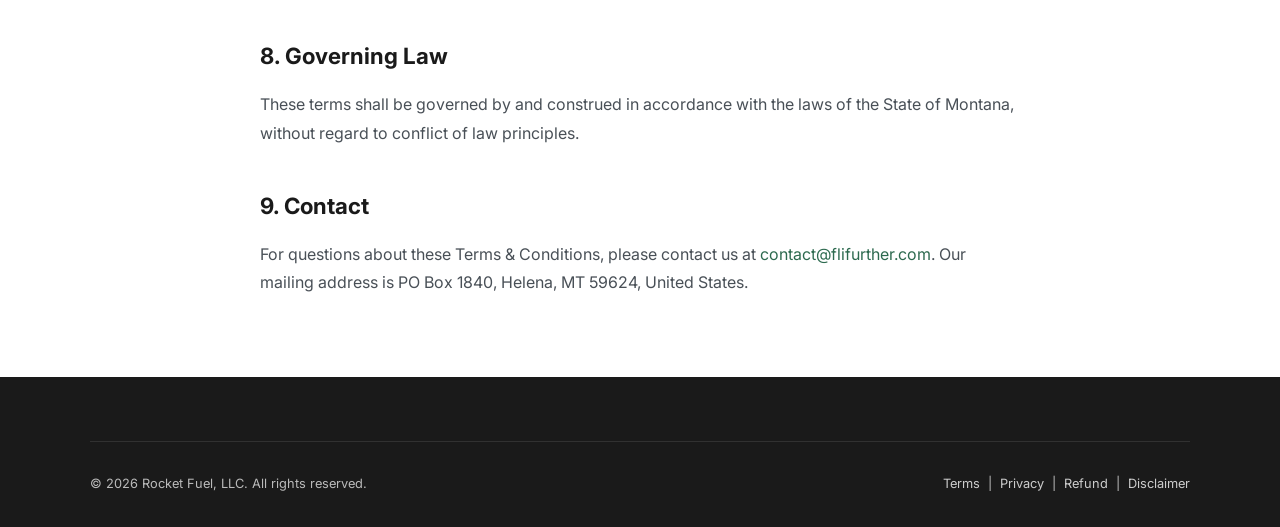
<file: terms.html>
<!DOCTYPE html>
<html lang="en">
<head>
  <meta charset="UTF-8">
  <meta name="viewport" content="width=device-width, initial-scale=1.0">
  <title>Terms &amp; Conditions — Rocket Fuel, LLC</title>
  <link rel="stylesheet" href="css/style.css">
  <link rel="preconnect" href="https://fonts.googleapis.com">
  <link rel="preconnect" href="https://fonts.gstatic.com" crossorigin>
  <link href="https://fonts.googleapis.com/css2?family=Inter:wght@400;500;600;700;800&display=swap" rel="stylesheet">
</head>
<body>

  <a class="skip-link" href="#main-content">Skip to main content</a>

  <nav class="nav">
    <a href="index.html" class="nav-logo">FLI Further<span>.</span></a>
  </nav>

  <main class="policy-page" id="main-content">
    <div class="policy-content">
      <a href="index.html" class="back-link">&larr; Back to Home</a>
      <h1>Terms &amp; Conditions</h1>
      <p class="last-updated">Last updated: September 24, 2026</p>

      <h2>1. Acceptance of Terms</h2>
      <p>By accessing and using the services provided by Rocket Fuel, LLC ("Company," "we," "us," or "our"), you agree to be bound by these Terms and Conditions. If you do not agree with any part of these terms, you must not use our services.</p>

      <h2>2. Description of Services</h2>
      <p>Rocket Fuel, LLC provides housing assistance, financial empowerment programs, and community development services. The specific services available to you may vary based on your location, eligibility, and program availability.</p>

      <h2>3. Eligibility</h2>
      <p>To use our services, you must be at least 18 years of age and legally capable of entering into binding agreements. Certain programs may have additional eligibility requirements, which will be communicated during the enrollment process.</p>

      <h2>4. User Responsibilities</h2>
      <ul>
        <li>Provide accurate and complete information when registering for services</li>
        <li>Maintain the confidentiality of any account credentials</li>
        <li>Comply with all applicable laws and regulations</li>
        <li>Notify us promptly of any unauthorized use of your account</li>
      </ul>

      <h2>5. Intellectual Property</h2>
      <p>All content, materials, and intellectual property on this website are owned by Rocket Fuel, LLC and are protected by applicable copyright and trademark laws. You may not reproduce, distribute, or create derivative works without our written consent.</p>

      <h2>6. Limitation of Liability</h2>
      <p>To the fullest extent permitted by law, Rocket Fuel, LLC shall not be liable for any indirect, incidental, special, consequential, or punitive damages arising from your use of our services, regardless of the cause of action or theory of liability.</p>

      <h2>7. Modifications</h2>
      <p>We reserve the right to modify these terms at any time. Changes will be effective upon posting to this page. Your continued use of our services after changes are posted constitutes your acceptance of the revised terms.</p>

      <h2>8. Governing Law</h2>
      <p>These terms shall be governed by and construed in accordance with the laws of the State of Montana, without regard to conflict of law principles.</p>

      <h2>9. Contact</h2>
      <p>For questions about these Terms &amp; Conditions, please contact us at <a href="mailto:contact@flifurther.com" style="color: var(--green);">contact@flifurther.com</a>. Our mailing address is PO Box 1840, Helena, MT 59624, United States.</p>
    </div>
  </main>

  <footer class="footer">
    <div class="footer-bottom">
      <span>&copy; 2026 Rocket Fuel, LLC. All rights reserved.</span>
      <span>
        <a href="terms.html">Terms</a> &nbsp;|&nbsp;
        <a href="privacy.html">Privacy</a> &nbsp;|&nbsp;
        <a href="refund.html">Refund</a> &nbsp;|&nbsp;
        <a href="legal.html">Disclaimer</a>
      </span>
    </div>
  </footer>

</body>
</html>
</file>
<file: css/style.css>
/* ============================================
  Rocket Fuel, LLC — Style Sheet
   Palette: Green, Black, White, Yellow
   ============================================ */

:root {
  --green: #2D6A4F;
  --green-light: #40916C;
  --green-dark: #1B4332;
  --black: #1A1A1A;
  --white: #FFFFFF;
  --off-white: #F8F9FA;
  --yellow: #F0C808;
  --yellow-hover: #D4B007;
  --gray: #495057;
  --gray-light: #E9ECEF;
}

/* Reset & Base */
*, *::before, *::after {
  margin: 0;
  padding: 0;
  box-sizing: border-box;
}

html {
  scroll-behavior: smooth;
  font-size: 16px;
}

body {
  font-family: 'Inter', -apple-system, BlinkMacSystemFont, 'Segoe UI', Roboto, sans-serif;
  color: var(--black);
  background: var(--white);
  line-height: 1.6;
}

a {
  color: inherit;
  text-decoration: none;
}

a:focus-visible,
button:focus-visible,
.btn:focus-visible,
.nav-toggle:focus-visible,
input:focus-visible {
  outline: 3px solid var(--yellow);
  outline-offset: 3px;
}

img {
  max-width: 100%;
  display: block;
}

/* ---- Navigation ---- */
.nav {
  position: fixed;
  top: 0;
  left: 0;
  right: 0;
  z-index: 100;
  background: var(--white);
  border-bottom: 1px solid var(--gray-light);
  padding: 0 2rem;
  height: 72px;
  display: flex;
  align-items: center;
  justify-content: space-between;
}

.skip-link {
  position: absolute;
  top: 0.5rem;
  left: 0.75rem;
  z-index: 200;
  padding: 0.75rem 1rem;
  background: var(--yellow);
  color: var(--black);
  font-size: 0.95rem;
  font-weight: 700;
  border-radius: 4px;
  transform: translateY(-180%);
  transition: transform 0.2s ease;
}

.skip-link:focus,
.skip-link:focus-visible {
  transform: translateY(0);
}

.nav-logo {
  font-size: 1.25rem;
  font-weight: 700;
  color: var(--green-dark);
  letter-spacing: -0.02em;
}

.nav-logo span {
  color: var(--yellow);
}

.nav-links {
  display: flex;
  gap: 2rem;
  list-style: none;
}

.nav-links a {
  font-size: 0.875rem;
  font-weight: 500;
  color: var(--gray);
  transition: color 0.2s;
  text-transform: uppercase;
  letter-spacing: 0.05em;
}

.nav-links a:hover {
  color: var(--green);
}

.nav-toggle {
  display: none;
  background: none;
  border: none;
  cursor: pointer;
  padding: 0.5rem;
}

.nav-toggle span {
  display: block;
  width: 24px;
  height: 2px;
  background: var(--black);
  margin: 5px 0;
  transition: 0.3s;
}

/* ---- Hero ---- */
.hero {
  margin-top: 72px;
  min-height: calc(100vh - 72px);
  display: flex;
  align-items: center;
  justify-content: center;
  text-align: center;
  padding: 4rem 2rem;
  background: linear-gradient(135deg, var(--green-dark) 0%, var(--green) 50%, var(--green-light) 100%);
  color: var(--white);
  position: relative;
  overflow: hidden;
}

.hero::before {
  content: '';
  position: absolute;
  top: -50%;
  right: -20%;
  width: 600px;
  height: 600px;
  border-radius: 50%;
  background: rgba(240, 200, 8, 0.08);
}

.hero-content {
  max-width: 720px;
  position: relative;
  z-index: 1;
}

.hero h1 {
  font-size: 3.5rem;
  font-weight: 800;
  line-height: 1.1;
  margin-bottom: 1.5rem;
  letter-spacing: -0.03em;
}

.hero h1 .accent {
  color: var(--yellow);
}

.hero p {
  font-size: 1.25rem;
  opacity: 0.9;
  margin-bottom: 2.5rem;
  line-height: 1.7;
}

.btn {
  display: inline-block;
  padding: 1rem 2.5rem;
  border-radius: 4px;
  font-size: 1rem;
  font-weight: 600;
  text-transform: uppercase;
  letter-spacing: 0.05em;
  transition: all 0.2s;
  cursor: pointer;
  border: none;
}

.btn-primary {
  background: var(--yellow);
  color: var(--black);
}

.btn-primary:hover {
  background: var(--yellow-hover);
  transform: translateY(-1px);
}

.btn-outline {
  background: transparent;
  color: var(--white);
  border: 2px solid var(--white);
}

.btn-outline:hover {
  background: var(--white);
  color: var(--green-dark);
}

/* ---- Section Base ---- */
.section {
  padding: 6rem 2rem;
}

.section-alt {
  background: var(--off-white);
}

.container {
  max-width: 1100px;
  margin: 0 auto;
}

.section-header {
  text-align: center;
  margin-bottom: 4rem;
}

.section-header h2 {
  font-size: 2.25rem;
  font-weight: 700;
  color: var(--black);
  margin-bottom: 1rem;
  letter-spacing: -0.02em;
}

.section-header p {
  font-size: 1.1rem;
  color: var(--gray);
  max-width: 600px;
  margin: 0 auto;
}

.section-header .bar {
  width: 48px;
  height: 4px;
  background: var(--yellow);
  margin: 1rem auto 0;
  border-radius: 2px;
}

/* ---- About ---- */
.about-grid {
  display: grid;
  grid-template-columns: 1fr 1fr;
  gap: 4rem;
  align-items: center;
}

.about-image {
  background: var(--green);
  border-radius: 8px;
  aspect-ratio: 4/3;
  display: flex;
  align-items: center;
  justify-content: center;
  color: var(--white);
  font-size: 1rem;
  opacity: 0.8;
}

.about-text h3 {
  font-size: 1.5rem;
  font-weight: 700;
  margin-bottom: 1rem;
  color: var(--green-dark);
}

.about-text p {
  color: var(--gray);
  margin-bottom: 1rem;
  line-height: 1.8;
}

.about-stats {
  display: flex;
  gap: 2rem;
  margin-top: 2rem;
  padding-top: 2rem;
  border-top: 1px solid var(--gray-light);
}

.stat {
  text-align: center;
}

.stat-number {
  font-size: 2rem;
  font-weight: 800;
  color: var(--green);
}

.stat-label {
  font-size: 0.8rem;
  color: var(--gray);
  text-transform: uppercase;
  letter-spacing: 0.05em;
}

/* ---- Services ---- */
.services-grid {
  display: grid;
  grid-template-columns: repeat(3, 1fr);
  gap: 2rem;
}

.service-card {
  background: var(--white);
  border: 1px solid var(--gray-light);
  border-radius: 8px;
  padding: 2.5rem 2rem;
  transition: all 0.2s;
}

.service-card:hover {
  border-color: var(--green);
  transform: translateY(-4px);
  box-shadow: 0 12px 24px rgba(0, 0, 0, 0.06);
}

.service-icon {
  width: 56px;
  height: 56px;
  border-radius: 12px;
  background: var(--green);
  display: flex;
  align-items: center;
  justify-content: center;
  margin-bottom: 1.5rem;
  font-size: 1.5rem;
}

.service-card h3 {
  font-size: 1.2rem;
  font-weight: 700;
  margin-bottom: 0.75rem;
  color: var(--black);
}

.service-card p {
  font-size: 0.95rem;
  color: var(--gray);
  line-height: 1.7;
}

/* ---- CTA Banner ---- */
.cta-banner {
  background: var(--green-dark);
  color: var(--white);
  text-align: center;
  padding: 5rem 2rem;
}

.cta-banner h2 {
  font-size: 2.25rem;
  font-weight: 700;
  margin-bottom: 1rem;
}

.cta-banner p {
  font-size: 1.1rem;
  opacity: 0.85;
  margin-bottom: 2rem;
  max-width: 500px;
  margin-left: auto;
  margin-right: auto;
}

/* ---- Footer ---- */
.footer {
  background: var(--black);
  color: var(--white);
  padding: 4rem 2rem 2rem;
}

.footer-grid {
  max-width: 1100px;
  margin: 0 auto;
  display: grid;
  grid-template-columns: 2fr 1fr 1fr;
  gap: 3rem;
  margin-bottom: 3rem;
}

.footer-brand h3 {
  font-size: 1.25rem;
  font-weight: 700;
  margin-bottom: 1rem;
}

.footer-brand h3 span {
  color: var(--yellow);
}

.footer-brand p {
  color: rgba(255, 255, 255, 0.6);
  font-size: 0.9rem;
  line-height: 1.7;
  max-width: 320px;
}

.footer h4 {
  font-size: 0.85rem;
  font-weight: 600;
  text-transform: uppercase;
  letter-spacing: 0.08em;
  margin-bottom: 1.25rem;
  color: var(--yellow);
}

.footer-links {
  list-style: none;
}

.footer-links li {
  margin-bottom: 0.75rem;
}

.footer-links a {
  color: rgba(255, 255, 255, 0.8);
  font-size: 0.9rem;
  transition: color 0.2s;
}

.footer-links a:hover {
  color: var(--white);
}

.footer-bottom {
  max-width: 1100px;
  margin: 0 auto;
  padding-top: 2rem;
  border-top: 1px solid rgba(255, 255, 255, 0.1);
  display: flex;
  justify-content: space-between;
  align-items: center;
  font-size: 0.8rem;
  color: rgba(255, 255, 255, 0.7);
}

/* ---- Policy Pages ---- */
.policy-page {
  margin-top: 72px;
  padding: 4rem 2rem;
}

.policy-content {
  max-width: 760px;
  margin: 0 auto;
}

.policy-content h1 {
  font-size: 2.5rem;
  font-weight: 700;
  margin-bottom: 0.5rem;
  color: var(--green-dark);
}

.policy-content .last-updated {
  font-size: 0.9rem;
  color: var(--gray);
  margin-bottom: 3rem;
}

.policy-content h2 {
  font-size: 1.4rem;
  font-weight: 700;
  margin-top: 2.5rem;
  margin-bottom: 1rem;
  color: var(--black);
}

.policy-content p,
.policy-content ul {
  color: var(--gray);
  line-height: 1.8;
  margin-bottom: 1rem;
}

.policy-content ul {
  padding-left: 1.5rem;
}

.policy-content li {
  margin-bottom: 0.5rem;
}

.back-link {
  display: inline-flex;
  align-items: center;
  gap: 0.5rem;
  font-size: 0.9rem;
  color: var(--green);
  font-weight: 500;
  margin-bottom: 2rem;
}

.back-link:hover {
  color: var(--green-dark);
}

/* ---- Nav CTA Button ---- */
.btn-nav {
  background: var(--green-dark);
  color: var(--white);
  padding: 0.6rem 1.25rem;
  border-radius: 4px;
  font-size: 0.875rem;
  font-weight: 600;
  letter-spacing: 0.02em;
  transition: background 0.2s;
  white-space: nowrap;
}

.btn-nav:hover {
  background: var(--green);
}

.btn-secondary {
  background: transparent;
  color: var(--green-dark);
  border: 2px solid var(--green-dark);
  padding: 0.875rem 2.25rem;
}

.btn-secondary:hover {
  background: var(--green-dark);
  color: var(--white);
}

/* ---- Hero updates ---- */
.hero .tagline {
  font-size: 1rem;
  font-weight: 600;
  letter-spacing: 0.12em;
  text-transform: uppercase;
  color: var(--yellow);
  margin-bottom: 2rem;
  opacity: 1;
}

.hero-ctas {
  display: flex;
  gap: 1rem;
  justify-content: center;
  flex-wrap: wrap;
}

/* ---- Value Props ---- */
.intro-para {
  text-align: center;
  max-width: 680px;
  margin: 0 auto 3rem;
  font-size: 1.1rem;
  color: var(--gray);
  line-height: 1.8;
}

.value-props {
  display: grid;
  grid-template-columns: repeat(3, 1fr);
  gap: 2rem;
  margin-bottom: 2rem;
}

.value-card {
  text-align: center;
  padding: 2.5rem 2rem;
  border: 1px solid var(--gray-light);
  border-radius: 8px;
  transition: all 0.2s;
}

.value-card:hover {
  border-color: var(--green);
  transform: translateY(-4px);
  box-shadow: 0 12px 24px rgba(0, 0, 0, 0.06);
}

.value-icon {
  width: 56px;
  height: 56px;
  border-radius: 12px;
  background: var(--green);
  display: flex;
  align-items: center;
  justify-content: center;
  margin: 0 auto 1.5rem;
}

.value-card h3 {
  font-size: 1.2rem;
  font-weight: 700;
  margin-bottom: 0.75rem;
  color: var(--black);
}

.value-card p {
  font-size: 0.95rem;
  color: var(--gray);
  line-height: 1.7;
}

.section-cta {
  margin-top: 2rem;
}

.section-cta.center {
  text-align: center;
}

.link-arrow {
  font-size: 0.9rem;
  font-weight: 600;
  color: var(--green);
  transition: color 0.2s;
}

.link-arrow:hover {
  color: var(--green-dark);
}

/* ---- Pillars Grid ---- */
.pillars-grid {
  display: grid;
  grid-template-columns: repeat(2, 1fr);
  gap: 2rem;
  margin-bottom: 3rem;
}

.pillar-card {
  background: var(--white);
  border: 1px solid var(--gray-light);
  border-radius: 8px;
  padding: 2.5rem 2rem;
  transition: all 0.2s;
}

.pillar-card:hover {
  border-color: var(--green);
  box-shadow: 0 8px 20px rgba(0, 0, 0, 0.05);
}

.pillar-tag {
  display: inline-block;
  background: var(--yellow);
  color: var(--black);
  font-size: 0.75rem;
  font-weight: 700;
  text-transform: uppercase;
  letter-spacing: 0.07em;
  padding: 0.25rem 0.75rem;
  border-radius: 2px;
  margin-bottom: 1rem;
}

.pillar-card h3 {
  font-size: 1.15rem;
  font-weight: 700;
  margin-bottom: 0.75rem;
  color: var(--black);
}

.pillar-card p {
  font-size: 0.9rem;
  color: var(--gray);
  line-height: 1.7;
  margin-bottom: 1rem;
}

/* ---- Testimonials ---- */
.testimonials-grid {
  display: grid;
  grid-template-columns: repeat(3, 1fr);
  gap: 2rem;
  margin-bottom: 3rem;
}

.testimonial {
  border: 1px solid var(--gray-light);
  border-radius: 8px;
  padding: 2rem;
  background: var(--off-white);
}

.testimonial p {
  font-size: 0.95rem;
  color: var(--gray);
  line-height: 1.7;
  margin-bottom: 1rem;
  font-style: italic;
}

.testimonial cite {
  font-size: 0.85rem;
  color: var(--green-dark);
  font-weight: 600;
  font-style: normal;
}

.stats-bar {
  display: flex;
  gap: 3rem;
  justify-content: center;
  padding-top: 2rem;
  border-top: 1px solid var(--gray-light);
}

/* ---- Email Opt-in ---- */
.opt-in-section {
  background: var(--green-dark);
  color: var(--white);
  padding: 5rem 2rem;
  text-align: center;
}

.opt-in-inner {
  max-width: 580px;
  margin: 0 auto;
}

.opt-in-inner h2 {
  font-size: 2.25rem;
  font-weight: 700;
  margin-bottom: 1rem;
}

.opt-in-inner p {
  font-size: 1.05rem;
  opacity: 0.85;
  margin-bottom: 1.5rem;
  line-height: 1.7;
}

.opt-in-sub {
  font-size: 1.1rem !important;
  font-weight: 600 !important;
  opacity: 1 !important;
}

.opt-in-form {
  display: flex;
  gap: 0.75rem;
  margin-bottom: 1rem;
  flex-wrap: wrap;
  justify-content: center;
}

.opt-in-form--wide {
  max-width: 640px;
  margin-left: auto;
  margin-right: auto;
}

.opt-in-form input {
  flex: 1;
  min-width: 200px;
  padding: 0.875rem 1.25rem;
  border: none;
  border-radius: 4px;
  font-size: 1rem;
  font-family: inherit;
}

.opt-in-trust {
  font-size: 0.85rem !important;
  opacity: 0.65 !important;
  margin-bottom: 0 !important;
}

/* ---- Page Header (Start Here / inner pages) ---- */
.page-header {
  margin-top: 72px;
  background: linear-gradient(135deg, var(--green-dark) 0%, var(--green) 100%);
  color: var(--white);
  padding: 4rem 2rem;
  text-align: center;
}

.page-header h1 {
  font-size: 3rem;
  font-weight: 800;
  margin-bottom: 1rem;
  letter-spacing: -0.03em;
}

.page-header p {
  font-size: 1.2rem;
  opacity: 0.85;
  max-width: 600px;
  margin: 0 auto;
  line-height: 1.7;
}

/* ---- Content Narrow ---- */
.content-narrow {
  max-width: 720px;
  margin: 0 auto;
}

.content-narrow h2 {
  font-size: 1.75rem;
  font-weight: 700;
  color: var(--green-dark);
  margin-bottom: 1.5rem;
}

.content-narrow p {
  color: var(--gray);
  line-height: 1.8;
  margin-bottom: 1rem;
}

/* ---- Pillars List (Start Here) ---- */
.pillars-list {
  margin-top: 2rem;
  display: flex;
  flex-direction: column;
  gap: 1rem;
}

.pillar-item {
  display: flex;
  align-items: flex-start;
  gap: 1.5rem;
  padding: 1.25rem 1.5rem;
  background: var(--white);
  border: 1px solid var(--gray-light);
  border-radius: 6px;
}

.pillar-num {
  font-size: 1.5rem;
  font-weight: 800;
  color: var(--yellow);
  min-width: 40px;
  line-height: 1;
}

.pillar-item div {
  color: var(--gray);
  line-height: 1.6;
}

/* ---- Foundation Posts (Start Here) ---- */
.foundation-posts {
  display: flex;
  flex-direction: column;
  gap: 2rem;
  max-width: 860px;
  margin: 0 auto;
}

.foundation-post {
  display: flex;
  gap: 2rem;
  align-items: flex-start;
  padding: 2rem;
  border: 1px solid var(--gray-light);
  border-radius: 8px;
  background: var(--white);
  transition: border-color 0.2s, box-shadow 0.2s;
}

.foundation-post:hover {
  border-color: var(--green);
  box-shadow: 0 8px 20px rgba(0, 0, 0, 0.05);
}

.post-num {
  font-size: 2.5rem;
  font-weight: 800;
  color: var(--yellow);
  min-width: 48px;
  line-height: 1;
}

.post-content h3 {
  font-size: 1.15rem;
  font-weight: 700;
  color: var(--black);
  margin: 0.5rem 0 0.75rem;
}

.post-content p {
  color: var(--gray);
  font-size: 0.95rem;
  line-height: 1.7;
  margin-bottom: 1rem;
}

/* ---- Next Steps (Start Here) ---- */
.next-steps {
  padding-left: 1.5rem;
  margin-top: 1.5rem;
}

.next-steps li {
  color: var(--gray);
  line-height: 1.8;
  margin-bottom: 0.75rem;
}

/* ---- Closing Section ---- */
.closing-section {
  padding: 3rem 2rem;
}

.closing-copy {
  font-size: 1.3rem;
  font-style: italic;
  color: var(--green-dark) !important;
  font-weight: 500;
  margin-bottom: 0.5rem !important;
}

.closing-sig {
  color: var(--gray) !important;
  font-weight: 600;
}

.center {
  text-align: center;
}

/* ---- Footer updates ---- */
.footer-grid {
  display: grid;
  grid-template-columns: 2fr 1fr 1fr 1fr;
  gap: 3rem;
  margin-bottom: 3rem;
}

.tagline-footer {
  font-style: italic;
  color: rgba(255, 255, 255, 0.8) !important;
  font-size: 1rem !important;
  margin-bottom: 0.75rem !important;
}

.legal-disclaimer {
  color: rgba(255, 255, 255, 0.4) !important;
  font-size: 0.8rem !important;
  line-height: 1.6 !important;
  margin-top: 1rem;
}

.footer-bottom a {
  color: rgba(255, 255, 255, 0.78);
  transition: color 0.2s;
}

.footer-bottom a:hover {
  color: var(--white);
}

/* ---- About Page ---- */
.founder-grid {
  display: grid;
  grid-template-columns: 1fr 2fr;
  gap: 4rem;
  align-items: flex-start;
}

.founder-photo {
  background: var(--green);
  border-radius: 8px;
  aspect-ratio: 3/4;
  display: flex;
  align-items: center;
  justify-content: center;
  color: var(--white);
  font-size: 0.9rem;
  opacity: 0.75;
}

.founder-bio h2 {
  font-size: 2rem;
  font-weight: 700;
  color: var(--green-dark);
  margin: 0.75rem 0 1.5rem;
}

.founder-placeholder-note {
  font-size: 0.8rem;
  font-weight: 400;
  color: var(--gray);
  font-style: italic;
}

.founder-copy {
  color: var(--gray);
  line-height: 1.8;
  margin-bottom: 1rem;
  font-style: italic;
}

.founder-sig {
  color: var(--green-dark);
  font-weight: 600;
  margin-top: 2rem;
  line-height: 1.6;
}

.values-grid {
  display: grid;
  grid-template-columns: repeat(2, 1fr);
  gap: 2rem;
  max-width: 900px;
  margin: 0 auto;
}

.value-belief {
  padding: 2rem;
  border: 1px solid var(--gray-light);
  border-radius: 8px;
  background: var(--off-white);
}

.value-belief h3 {
  font-size: 1.15rem;
  font-weight: 700;
  color: var(--green-dark);
  margin-bottom: 0.75rem;
}

.value-belief p {
  color: var(--gray);
  font-size: 0.95rem;
  line-height: 1.7;
}

/* ---- Nav active link ---- */
.nav-links a.active {
  color: var(--green);
}

/* ---- Responsive ---- */
@media (max-width: 768px) {
  .nav-links {
    display: none;
    position: absolute;
    top: 72px;
    left: 0;
    right: 0;
    background: var(--white);
    flex-direction: column;
    padding: 1.5rem 2rem;
    gap: 1rem;
    border-bottom: 1px solid var(--gray-light);
  }

  .nav-links.active {
    display: flex;
  }

  .nav-toggle {
    display: block;
  }

  .hero h1 {
    font-size: 2.25rem;
  }

  .hero p {
    font-size: 1.05rem;
  }

  .about-grid {
    grid-template-columns: 1fr;
    gap: 2rem;
  }

  .services-grid {
    grid-template-columns: 1fr;
  }

  .value-props {
    grid-template-columns: 1fr;
  }

  .pillars-grid {
    grid-template-columns: 1fr;
  }

  .testimonials-grid {
    grid-template-columns: 1fr;
  }

  .stats-bar {
    flex-direction: column;
    gap: 1.5rem;
    align-items: center;
  }

  .foundation-post {
    flex-direction: column;
    gap: 1rem;
  }

  .hero-ctas {
    flex-direction: column;
    align-items: center;
  }

  .opt-in-form {
    flex-direction: column;
  }

  .opt-in-form input {
    width: 100%;
  }

  .footer-grid {
    grid-template-columns: 1fr;
    gap: 2rem;
  }

  .footer-bottom {
    flex-direction: column;
    gap: 0.5rem;
    text-align: center;
  }

  .section {
    padding: 4rem 1.5rem;
  }

  .lp-hero-inner {
    flex-direction: column;
  }

  .lp-form-box {
    width: 100%;
  }

  .lp-benefits .benefits-list {
    grid-template-columns: 1fr;
  }

  .founder-grid {
    grid-template-columns: 1fr;
    gap: 2rem;
  }

  .values-grid {
    grid-template-columns: 1fr;
  }
}

/* ============================================
   Landing Page — /free-guide
   ============================================ */

.landing-page .nav--minimal {
  justify-content: center;
}

.lp-hero {
  margin-top: 72px;
  background: linear-gradient(135deg, var(--green-dark) 0%, var(--green) 100%);
  color: var(--white);
  padding: 5rem 2rem;
}

.lp-hero-inner {
  max-width: 1100px;
  margin: 0 auto;
  display: flex;
  gap: 4rem;
  align-items: flex-start;
}

.lp-hero-copy {
  flex: 1;
  padding-top: 1rem;
}

.lp-badge {
  display: inline-block;
  background: var(--yellow);
  color: var(--black);
  font-size: 0.75rem;
  font-weight: 700;
  text-transform: uppercase;
  letter-spacing: 0.08em;
  padding: 0.3rem 0.9rem;
  border-radius: 2px;
  margin-bottom: 1.25rem;
}

.lp-hero-copy h1 {
  font-size: 2.75rem;
  font-weight: 800;
  line-height: 1.15;
  margin-bottom: 1rem;
  letter-spacing: -0.03em;
}

.lp-sub {
  font-size: 1.2rem;
  font-weight: 500;
  margin-bottom: 1rem;
  opacity: 0.95;
}

.lp-hero-copy p {
  font-size: 1rem;
  opacity: 0.85;
  line-height: 1.75;
}

/* ---- Opt-in form box ---- */
.lp-form-box {
  background: var(--white);
  border-radius: 10px;
  padding: 2.5rem;
  width: 400px;
  flex-shrink: 0;
  box-shadow: 0 20px 40px rgba(0, 0, 0, 0.2);
}

.lp-form-box h2 {
  font-size: 1.4rem;
  font-weight: 700;
  color: var(--green-dark);
  margin-bottom: 1.5rem;
}

.lp-form {
  display: flex;
  flex-direction: column;
  gap: 1rem;
}

.form-group {
  display: flex;
  flex-direction: column;
  gap: 0.4rem;
}

.form-group label {
  font-size: 0.85rem;
  font-weight: 600;
  color: var(--black);
  text-transform: uppercase;
  letter-spacing: 0.05em;
}

.form-group input {
  padding: 0.875rem 1rem;
  border: 1.5px solid var(--gray-light);
  border-radius: 4px;
  font-size: 1rem;
  font-family: inherit;
  color: var(--black);
  transition: border-color 0.2s;
}

.form-group input:focus {
  outline: none;
  border-color: var(--green);
}

.btn-full {
  width: 100%;
  text-align: center;
  margin-top: 0.5rem;
}

.lp-trust {
  font-size: 0.8rem;
  color: var(--gray);
  line-height: 1.6;
  margin-top: 1rem;
  text-align: center;
}

/* ---- Benefits section ---- */
.lp-benefits {
  background: var(--off-white);
}

.benefits-list {
  display: grid;
  grid-template-columns: repeat(2, 1fr);
  gap: 1.5rem;
  max-width: 800px;
  margin: 0 auto 3rem;
}

.benefit-item {
  display: flex;
  gap: 1rem;
  align-items: flex-start;
}

.benefit-check {
  width: 36px;
  height: 36px;
  background: var(--green);
  border-radius: 50%;
  display: flex;
  align-items: center;
  justify-content: center;
  flex-shrink: 0;
}

.benefit-item p {
  color: var(--gray);
  line-height: 1.7;
  font-size: 0.95rem;
  padding-top: 0.4rem;
}

/* ---- Quote placeholder ---- */
.lp-quote-placeholder {
  max-width: 600px;
  margin: 0 auto;
}

.lp-quote-placeholder blockquote {
  background: var(--white);
  border-left: 4px solid var(--yellow);
  padding: 1.5rem 2rem;
  border-radius: 0 8px 8px 0;
}

.lp-quote-placeholder blockquote p {
  font-size: 1.05rem;
  font-style: italic;
  color: var(--gray);
  margin-bottom: 0.75rem;
  line-height: 1.7;
}

.lp-quote-placeholder blockquote cite {
  font-size: 0.85rem;
  color: var(--green-dark);
  font-weight: 600;
}

/* ---- Closing CTA ---- */
.lp-closing {
  background: var(--black);
  color: var(--white);
  padding: 5rem 2rem;
  text-align: center;
}

.lp-closing-inner {
  max-width: 640px;
  margin: 0 auto;
}

.lp-closing h2 {
  font-size: 2rem;
  font-weight: 700;
  margin-bottom: 1.25rem;
  line-height: 1.2;
}

.lp-closing p {
  font-size: 1.05rem;
  opacity: 0.75;
  margin-bottom: 2rem;
  line-height: 1.7;
}

/* ---- Minimal footer ---- */
.footer--minimal {
  padding: 1.5rem 2rem;
  background: var(--black);
}

.footer--minimal .footer-bottom {
  max-width: 1100px;
  margin: 0 auto;
  padding-top: 0;
  border-top: none;
}

/* ---- Email opt-in: success / error states ---- */
.ck-success {
  padding: 1.25rem 1.5rem;
  background: #f0faf4;
  border: 1px solid #a3d9b1;
  border-radius: 8px;
  margin-bottom: 1rem;
  color: #1a5c32;
}
.ck-success p { margin: 0 0 0.25rem; }
.ck-success p:last-child { margin: 0; }
.ck-error {
  padding: 1rem 1.25rem;
  background: #fff5f5;
  border: 1px solid #f5c2c2;
  border-radius: 8px;
  margin-bottom: 1rem;
  color: #991b1b;
}
.ck-error .error-message { margin: 0; font-size: 0.95rem; }
</file>
